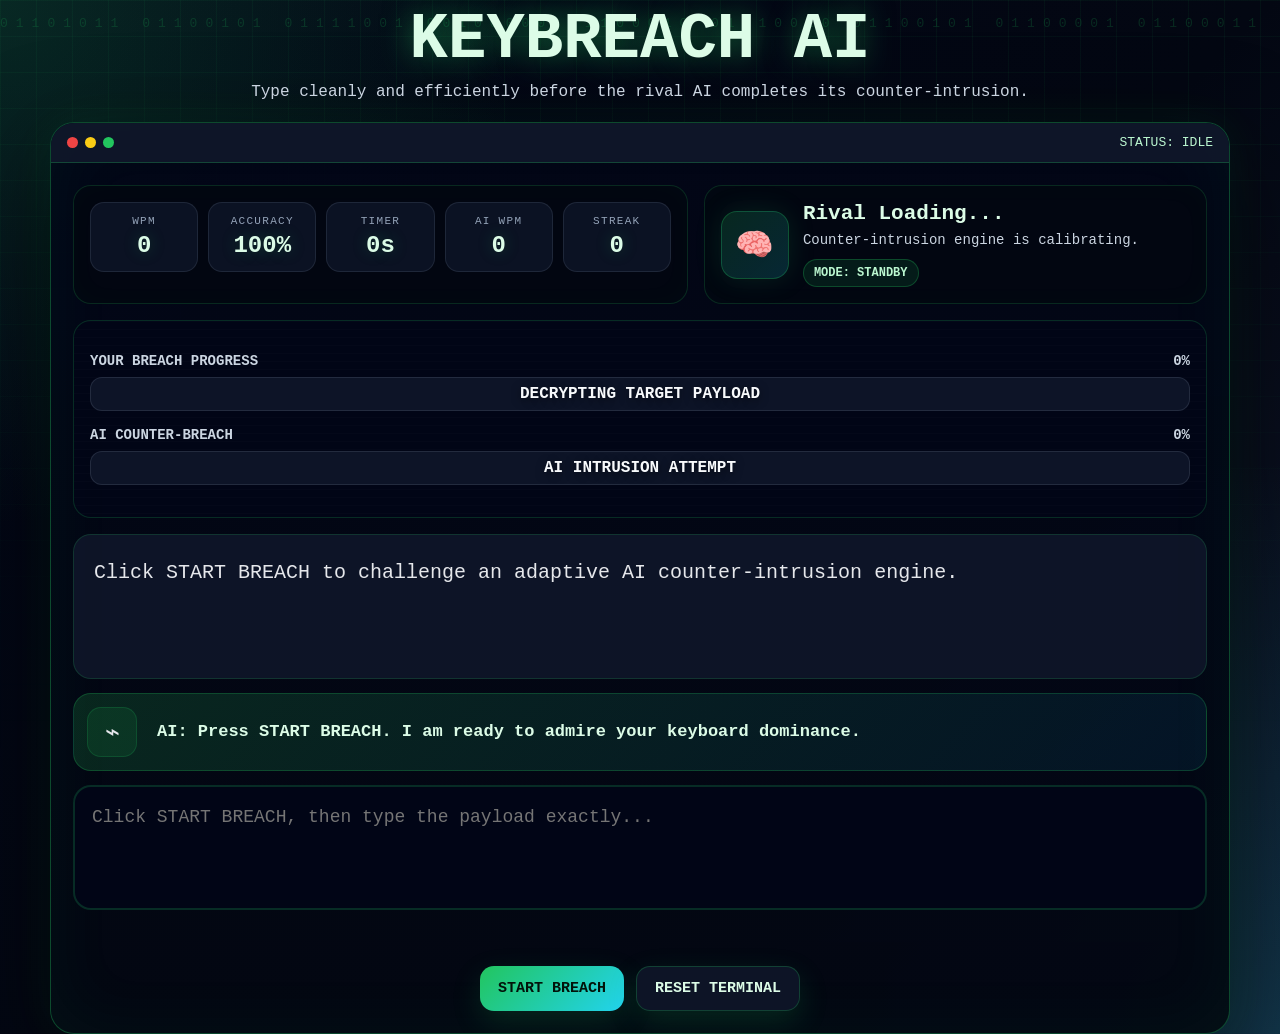
<file: index.html>
<!doctype html>
<html lang="en">
  <head>
    <link rel="stylesheet" href="css/style.css" />

    <meta charset="UTF-8" />
    <meta name="viewport" content="width=device-width, initial-scale=1.0" />

    <title>KeyBreach AI</title>
  </head>
  <body>
    <div class="mobile-block">
      <h1>Desktop Required</h1>
      <p>KeyBreach AI requires a desktop or laptop screen.</p>
    </div>

    <main class="app">
      <header>
      </div>
        <h1>KeyBreach AI</h1>
        <p class="subtitle">
          Type cleanly and efficiently before the rival AI completes its
          counter-intrusion.
        </p>
      </header>

      <section class="terminal-shell" id="gameShell">
        <div class="terminal-bar">
          <div class="dots">
            <span class="dot"></span><span class="dot"></span
            ><span class="dot"></span>
          </div>
          <div></div>
          <div id="terminalStatus">STATUS: IDLE</div>
        </div>

        <div class="terminal-content">
          <div class="top-grid">
            <section class="card">
              <div class="stats">
                <div class="stat-box">
                  <small>WPM</small><span id="wpm">0</span>
                </div>
                <div class="stat-box">
                  <small>Accuracy</small><span id="accuracy">100%</span>
                </div>
                <div class="stat-box">
                  <small>Timer</small><span id="timer">0s</span>
                </div>
                <div class="stat-box">
                  <small>AI WPM</small><span id="aiWpm">0</span>
                </div>
                <div class="stat-box">
                  <small>Streak</small><span id="streak">0</span>
                </div>
              </div>
            </section>

            <section class="card ai-card">
              <div class="avatar" id="aiAvatar">🧠</div>
              <div>
                <div class="ai-name" id="aiName">Rival Loading...</div>
                <div class="ai-desc" id="aiDesc">
                  Counter-intrusion engine is calibrating.
                </div>
                <div class="mood-pill" id="aiMood">MODE: STANDBY</div>
              </div>
            </section>
          </div>

          <section class="breach-panel">
            <div class="lane">
              <div class="lane-top">
                <span>YOUR BREACH PROGRESS</span
                ><span id="playerPercent">0%</span>
              </div>
              <div class="progress-track">
                <div class="progress-fill" id="playerFill"></div>
                <div class="progress-label">DECRYPTING TARGET PAYLOAD</div>
              </div>
            </div>

            <div class="lane">
              <div class="lane-top">
                <span id="aiLaneName">AI COUNTER-BREACH</span
                ><span id="aiPercent">0%</span>
              </div>
              <div class="progress-track">
                <div class="progress-fill ai-fill" id="aiFill"></div>
                <div class="progress-label">AI INTRUSION ATTEMPT</div>
              </div>
            </div>
          </section>

          <section class="story-box" id="storyDisplay"></section>

          <section class="commentary">
            <div class="commentary-icon">⌁</div>
            <div class="commentary-text" id="commentaryText">
              AI: Press START BREACH. I am ready to admire your keyboard
              dominance.
            </div>
          </section>

          <textarea
            id="typingInput"
            placeholder="Click START BREACH, then type the payload exactly..."
            disabled
          ></textarea>

          <div class="warning" id="warning"></div>

          <div class="controls">
            <button id="startBtn">START BREACH</button>
            <button class="ghost-btn" id="resetBtn">RESET TERMINAL</button>
          </div>

          <section class="results" id="results">
            <h2 id="resultTitle">Results</h2>
            <p id="resultFlavor"></p>
            <div class="result-grid" id="resultGrid"></div>
            <div class="rank-badge" id="rankBadge"></div>
          </section>
        </div>
      </section>
    </main>

    <script src="js/personalities.js"></script>
    <script src="js/script.js"></script>
  </body>
</html>
</file>
<file: css/style.css>
* {
  box-sizing: border-box;
}

:root {
  --bg: #020617;
  --panel: rgba(3, 7, 18, 0.92);
  --panel2: rgba(15, 23, 42, 0.9);
  --green: #22c55e;
  --lime: #a3e635;
  --cyan: #22d3ee;
  --blue: #38bdf8;
  --red: #ef4444;
  --orange: #fb923c;
  --yellow: #facc15;
  --purple: #a855f7;
  --text: #e5e7eb;
  --muted: #94a3b8;
}

body {
  margin: 0;
  min-height: 100vh;
  font-family: Consolas, Monaco, "Courier New", monospace;
  color: var(--text);
  background:
    radial-gradient(
      circle at top left,
      rgba(34, 197, 94, 0.18),
      transparent 32%
    ),
    radial-gradient(
      circle at bottom right,
      rgba(34, 211, 238, 0.16),
      transparent 35%
    ),
    linear-gradient(135deg, #020617, #030712 55%, #0f172a);
  display: flex;
  align-items: center;
  justify-content: center;
  overflow-x: hidden;
}

body::before {
  content: "";
  position: fixed;
  inset: 0;
  background-image:
    linear-gradient(rgba(34, 197, 94, 0.06) 1px, transparent 1px),
    linear-gradient(90deg, rgba(34, 197, 94, 0.06) 1px, transparent 1px);
  background-size: 36px 36px;
  mask-image: linear-gradient(to bottom, black, transparent 86%);
  pointer-events: none;
}

body::after {
  content: "01101011 01100101 01111001 00100000 01100010 01110010 01100101 01100001 01100011 01101000";
  position: fixed;
  left: 0;
  right: 0;
  top: 16px;
  color: rgba(34, 197, 94, 0.18);
  font-size: 13px;
  letter-spacing: 8px;
  white-space: nowrap;
  animation: crawl 18s linear infinite;
  pointer-events: none;
}

@keyframes crawl {
  from {
    transform: translateX(100%);
  }
  to {
    transform: translateX(-100%);
  }
}

.mobile-block {
  display: none;
  padding: 32px;
  text-align: center;
}

.app {
  width: min(1180px, 94vw);
  position: relative;
  z-index: 1;
}

header {
  text-align: center;
  margin-bottom: 18px;
}

.eyebrow {
  color: var(--green);
  font-weight: 900;
  letter-spacing: 3px;
  text-transform: uppercase;
  font-size: 13px;
  text-shadow: 0 0 18px rgba(34, 197, 94, 0.45);
}

h1 {
  margin: 8px 0;
  font-size: clamp(34px, 5vw, 66px);
  line-height: 1;
  text-transform: uppercase;
  color: #dcfce7;
  text-shadow: 0 0 30px rgba(34, 197, 94, 0.5);
}

.subtitle {
  max-width: 820px;
  margin: 0 auto;
  color: #cbd5e1;
  line-height: 1.5;
  font-size: 16px;
}

.terminal-shell {
  background: linear-gradient(
    180deg,
    rgba(2, 6, 23, 0.96),
    rgba(3, 7, 18, 0.98)
  );
  border: 1px solid rgba(34, 197, 94, 0.35);
  border-radius: 24px;
  box-shadow:
    0 30px 100px rgba(0, 0, 0, 0.6),
    inset 0 0 70px rgba(34, 197, 94, 0.06),
    0 0 45px rgba(34, 197, 94, 0.1);
  overflow: hidden;
}

.terminal-bar {
  display: flex;
  align-items: center;
  justify-content: space-between;
  gap: 12px;
  background: rgba(15, 23, 42, 0.95);
  border-bottom: 1px solid rgba(34, 197, 94, 0.28);
  padding: 12px 16px;
  color: #bbf7d0;
  font-size: 13px;
}

.dots {
  display: flex;
  gap: 7px;
}
.dot {
  width: 11px;
  height: 11px;
  border-radius: 999px;
  background: var(--red);
}
.dot:nth-child(2) {
  background: var(--yellow);
}
.dot:nth-child(3) {
  background: var(--green);
}

.terminal-content {
  padding: 22px;
}

.top-grid {
  display: grid;
  grid-template-columns: 1.1fr 0.9fr;
  gap: 16px;
  margin-bottom: 16px;
}

.card {
  background: var(--panel);
  border: 1px solid rgba(34, 197, 94, 0.18);
  border-radius: 18px;
  padding: 16px;
  box-shadow: inset 0 0 30px rgba(34, 197, 94, 0.025);
}

.stats {
  display: grid;
  grid-template-columns: repeat(5, 1fr);
  gap: 10px;
}

.stat-box {
  background: rgba(15, 23, 42, 0.78);
  border: 1px solid rgba(148, 163, 184, 0.14);
  border-radius: 14px;
  padding: 12px 10px;
  text-align: center;
}

.stat-box small {
  display: block;
  color: var(--muted);
  font-size: 11px;
  text-transform: uppercase;
  letter-spacing: 1.3px;
  margin-bottom: 5px;
}

.stat-box span {
  color: #dcfce7;
  font-weight: 900;
  font-size: 24px;
  text-shadow: 0 0 16px rgba(34, 197, 94, 0.25);
}

.ai-card {
  display: grid;
  grid-template-columns: 68px 1fr;
  gap: 14px;
  align-items: center;
}

.avatar {
  width: 68px;
  height: 68px;
  border-radius: 16px;
  display: grid;
  place-items: center;
  font-size: 31px;
  background: linear-gradient(
    135deg,
    rgba(34, 197, 94, 0.18),
    rgba(34, 211, 238, 0.16)
  );
  border: 1px solid rgba(34, 197, 94, 0.28);
  box-shadow: 0 0 28px rgba(34, 197, 94, 0.14);
}

.ai-name {
  font-size: 21px;
  color: #dcfce7;
  font-weight: 900;
  margin-bottom: 5px;
}

.ai-desc {
  color: #cbd5e1;
  line-height: 1.45;
  font-size: 14px;
}

.mood-pill {
  display: inline-flex;
  align-items: center;
  background: rgba(34, 197, 94, 0.11);
  border: 1px solid rgba(34, 197, 94, 0.28);
  color: #bbf7d0;
  border-radius: 999px;
  padding: 6px 10px;
  font-size: 12px;
  font-weight: 900;
  margin-top: 9px;
  text-transform: uppercase;
}

.breach-panel {
  position: relative;
  background: rgba(2, 6, 23, 0.9);
  border: 1px solid rgba(34, 197, 94, 0.2);
  border-radius: 18px;
  padding: 16px;
  margin-bottom: 16px;
  overflow: hidden;
}

.breach-panel::before {
  content: "";
  position: absolute;
  inset: 0;
  background: repeating-linear-gradient(
    180deg,
    rgba(255, 255, 255, 0.025) 0 1px,
    transparent 1px 8px
  );
  pointer-events: none;
  opacity: 0.55;
}

.lane {
  position: relative;
  z-index: 1;
  margin: 16px 0;
}

.lane-top {
  display: flex;
  align-items: center;
  justify-content: space-between;
  margin-bottom: 8px;
  color: #cbd5e1;
  font-weight: 900;
  font-size: 14px;
}

.progress-track {
  position: relative;
  height: 34px;
  background: rgba(15, 23, 42, 0.9);
  border: 1px solid rgba(148, 163, 184, 0.16);
  border-radius: 12px;
  overflow: hidden;
}

.progress-fill {
  position: absolute;
  inset: 0 auto 0 0;
  width: 0%;
  background: linear-gradient(
    90deg,
    rgba(34, 197, 94, 0.25),
    rgba(34, 197, 94, 0.8)
  );
  box-shadow: 0 0 24px rgba(34, 197, 94, 0.35);
  transition: width 0.15s linear;
}

.ai-fill {
  background: linear-gradient(
    90deg,
    rgba(239, 68, 68, 0.25),
    rgba(239, 68, 68, 0.85)
  );
  box-shadow: 0 0 24px rgba(239, 68, 68, 0.3);
}

.progress-label {
  position: absolute;
  inset: 0;
  display: flex;
  align-items: center;
  justify-content: center;
  font-weight: 900;
  color: #f8fafc;
  text-shadow: 0 2px 8px rgba(0, 0, 0, 0.5);
}

.story-box {
  background: rgba(15, 23, 42, 0.9);
  border: 1px solid rgba(34, 197, 94, 0.18);
  border-radius: 18px;
  padding: 20px;
  font-size: 20px;
  line-height: 1.75;
  margin-bottom: 14px;
  min-height: 145px;
}

.correct {
  color: var(--green);
}
.incorrect {
  color: var(--red);
  background: rgba(239, 68, 68, 0.16);
  text-decoration: underline;
  border-radius: 3px;
}
.current {
  background: rgba(34, 197, 94, 0.24);
  color: #fff;
  border-radius: 3px;
  animation: blink 0.9s infinite;
}
@keyframes blink {
  50% {
    opacity: 0.4;
  }
}

.commentary {
  display: grid;
  grid-template-columns: 58px 1fr;
  gap: 12px;
  align-items: center;
  background: linear-gradient(
    135deg,
    rgba(22, 101, 52, 0.35),
    rgba(8, 47, 73, 0.35)
  );
  border: 1px solid rgba(34, 197, 94, 0.24);
  border-radius: 18px;
  padding: 13px;
  margin-bottom: 14px;
  min-height: 72px;
}

.commentary-icon {
  width: 50px;
  height: 50px;
  border-radius: 14px;
  display: grid;
  place-items: center;
  background: rgba(34, 197, 94, 0.1);
  border: 1px solid rgba(34, 197, 94, 0.18);
  font-size: 25px;
}

.commentary-text {
  color: #dcfce7;
  font-size: 17px;
  line-height: 1.45;
  font-weight: 900;
}

textarea {
  width: 100%;
  min-height: 125px;
  resize: none;
  border-radius: 18px;
  border: 2px solid rgba(34, 197, 94, 0.2);
  background: rgba(2, 6, 23, 0.92);
  color: #dcfce7;
  padding: 17px;
  font-size: 18px;
  line-height: 1.55;
  outline: none;
  caret-color: var(--green);
}

textarea:focus {
  border-color: var(--green);
  box-shadow: 0 0 28px rgba(34, 197, 94, 0.12);
}

.warning {
  margin-top: 11px;
  color: var(--yellow);
  text-align: center;
  font-weight: 900;
  min-height: 24px;
}

.controls {
  display: flex;
  gap: 12px;
  justify-content: center;
  flex-wrap: wrap;
  margin-top: 16px;
}

button {
  border: 0;
  border-radius: 14px;
  padding: 13px 18px;
  font-family: inherit;
  font-size: 15px;
  font-weight: 900;
  cursor: pointer;
  color: #02130a;
  background: linear-gradient(135deg, var(--green), var(--cyan));
  box-shadow: 0 10px 30px rgba(34, 197, 94, 0.16);
  transition:
    transform 0.15s ease,
    filter 0.15s ease;
}

button:hover {
  transform: translateY(-2px);
  filter: brightness(1.08);
}

.ghost-btn {
  color: #dcfce7;
  background: rgba(15, 23, 42, 0.9);
  border: 1px solid rgba(34, 197, 94, 0.25);
}

.results {
  display: none;
  margin-top: 16px;
  background: rgba(2, 6, 23, 0.96);
  border: 1px solid rgba(34, 197, 94, 0.32);
  border-radius: 22px;
  padding: 22px;
  text-align: center;
  animation: popIn 0.4s ease both;
}

@keyframes popIn {
  from {
    transform: scale(0.95);
    opacity: 0;
  }
  to {
    transform: scale(1);
    opacity: 1;
  }
}

.results h2 {
  margin: 0 0 8px;
  color: #dcfce7;
  font-size: 38px;
  text-transform: uppercase;
  text-shadow: 0 0 20px rgba(34, 197, 94, 0.28);
}

.result-grid {
  display: grid;
  grid-template-columns: repeat(5, 1fr);
  gap: 10px;
  margin: 17px 0;
}

.rank-badge {
  display: inline-block;
  margin-top: 8px;
  padding: 10px 15px;
  border-radius: 999px;
  color: #bbf7d0;
  background: rgba(34, 197, 94, 0.11);
  border: 1px solid rgba(34, 197, 94, 0.28);
  font-weight: 900;
}

.shake {
  animation: shake 0.22s ease;
}
@keyframes shake {
  0%,
  100% {
    transform: translateX(0);
  }
  25% {
    transform: translateX(-5px);
  }
  75% {
    transform: translateX(5px);
  }
}

@media (max-width: 900px) {
  .top-grid {
    grid-template-columns: 1fr;
  }
  .stats,
  .result-grid {
    grid-template-columns: repeat(2, 1fr);
  }
}

@media (max-width: 767px) {
  body {
    display: block;
  }
  .app {
    display: none;
  }
  .mobile-block {
    display: block;
  }
}

@keyframes jumpZoom {
  from {
    transform: scale(0.1);
    opacity: 0;
  }

  to {
    transform: scale(1.4);
    opacity: 1;
  }
}

@keyframes jumpFlash {
  0% {
    background: black;
  }

  50% {
    background: #300000;
  }

  100% {
    background: black;
  }
}
</file>
